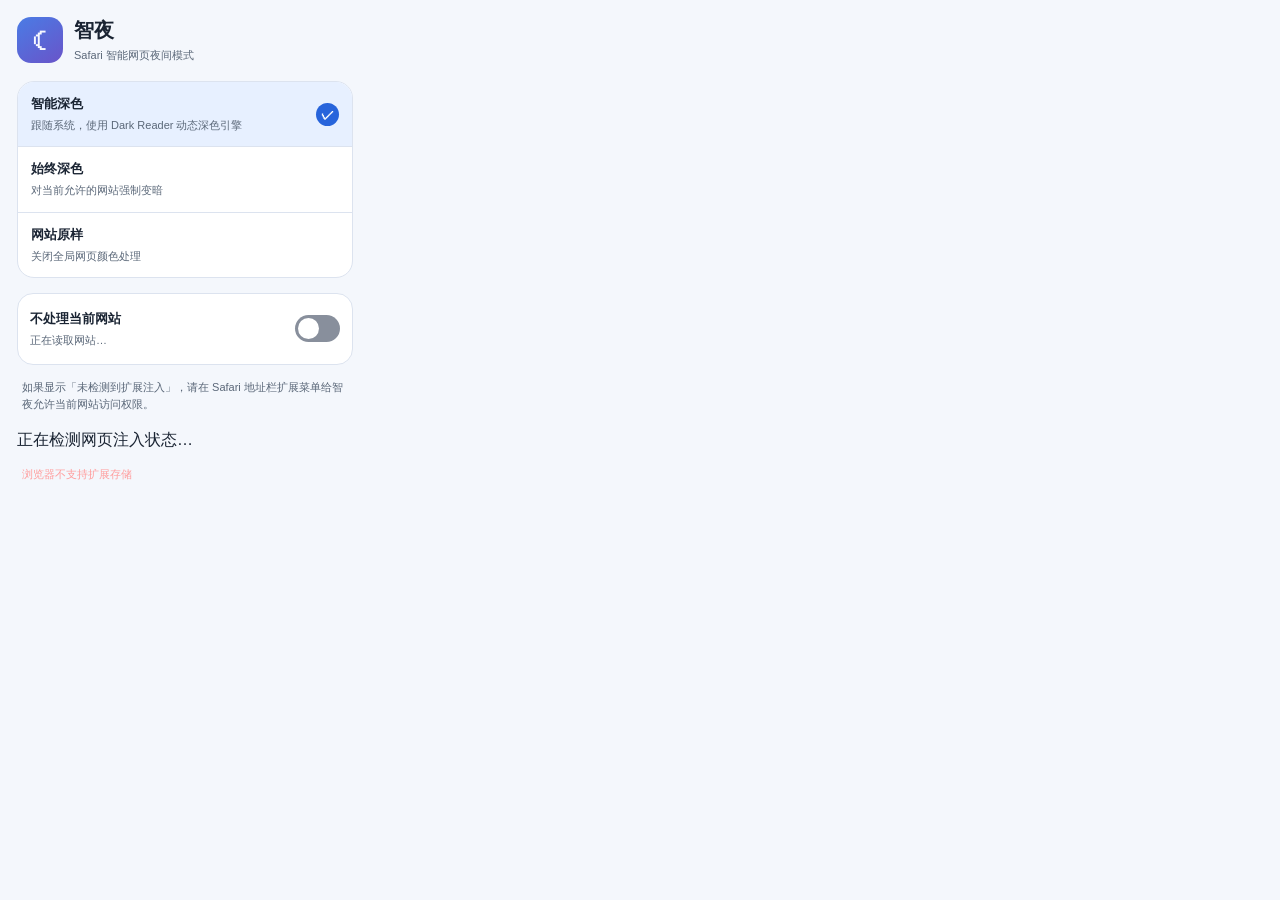
<file: SafariNightExtension/popup.html>
<!doctype html>
<html lang="zh-CN">
<head>
  <meta charset="utf-8">
  <meta name="viewport" content="width=device-width,initial-scale=1">
  <title>智夜</title>
  <link rel="stylesheet" href="popup.css">
  <script src="popup.js" defer></script>
</head>
<body>
  <main>
    <header><div class="symbol" aria-hidden="true">☾</div><div><h1>智夜</h1><p>Safari 智能网页夜间模式</p></div></header>
    <section class="modes" aria-label="网页外观">
      <button type="button" data-mode="auto" aria-pressed="true"><span><b>智能深色</b><small>跟随系统，使用 Dark Reader 动态深色引擎</small></span><span class="check">✓</span></button>
      <button type="button" data-mode="always" aria-pressed="false"><span><b>始终深色</b><small>对当前允许的网站强制变暗</small></span><span class="check">✓</span></button>
      <button type="button" data-mode="off" aria-pressed="false"><span><b>网站原样</b><small>关闭全局网页颜色处理</small></span><span class="check">✓</span></button>
    </section>
    <section class="site"><div><b>不处理当前网站</b><small id="siteName">正在读取网站…</small></div>
      <label class="switch"><input id="skipSite" type="checkbox" aria-label="不处理当前网站"><span></span></label>
    </section>
    <p class="note">如果显示「未检测到扩展注入」，请在 Safari 地址栏扩展菜单给智夜允许当前网站访问权限。</p>
    <p id="engineStatus" role="status" aria-live="polite">正在检测网页注入状态…</p>
    <p id="status" role="status" aria-live="polite"></p>
  </main>
</body>
</html>
</file>
<file: SafariNightExtension/popup.css>
:root{color-scheme:light dark;font-family:-apple-system,BlinkMacSystemFont,"SF Pro Text",sans-serif;
--bg:#f4f7fc;--surface:#fff;--line:#dce3ef;--fg:#1a2433;--muted:#5b6879;--active:#e7f0ff;--accent:#2764db;--ok:#166f39}
@media(prefers-color-scheme:dark){:root{--bg:#11151c;--surface:#1b212c;--line:#303b4d;--fg:#f1f5fb;--muted:#aab6c6;--active:#273953;--accent:#68a4ff;--ok:#96d5ad}}
*{box-sizing:border-box}
body{margin:0;min-width:300px;max-width:370px;background:var(--bg);color:var(--fg)}
main{padding:17px}
header{display:flex;align-items:center;gap:11px;margin-bottom:18px}
.symbol{display:grid;place-items:center;width:46px;height:46px;border-radius:14px;background:linear-gradient(145deg,#4a7ce5,#6954c9);font-size:31px;color:#f7f9ff}
h1{margin:0;font-size:20px;letter-spacing:.4px}header p{margin:4px 0 0;color:var(--muted);font-size:11px}
.modes{display:flex;flex-direction:column;border:1px solid var(--line);border-radius:17px;overflow:hidden;background:var(--surface)}
.modes button{display:flex;align-items:center;justify-content:space-between;gap:12px;width:100%;padding:13px;background:none;border:0;border-bottom:1px solid var(--line);color:inherit;text-align:left;cursor:pointer}
.modes button:last-child{border-bottom:0}
.modes button[aria-pressed=true]{background:var(--active)}
b{font-size:13px;font-weight:650}small{display:block;margin-top:5px;font-size:11px;line-height:1.4;color:var(--muted)}
.check{opacity:0;width:23px;height:23px;text-align:center;line-height:23px;border-radius:50%;background:var(--accent);color:white;font-weight:bold}
.modes button[aria-pressed=true] .check{opacity:1}
.site{display:flex;align-items:center;justify-content:space-between;gap:12px;padding:15px 12px;margin-top:15px;border:1px solid var(--line);border-radius:16px;background:var(--surface)}
#siteName{max-width:220px;overflow:hidden;text-overflow:ellipsis;white-space:nowrap}
.switch{position:relative;display:block;flex-shrink:0;width:45px;height:27px}
.switch input{position:absolute;opacity:0;width:100%;height:100%;margin:0}
.switch span{display:block;height:100%;border-radius:18px;background:#888f9c;transition:background .2s}
.switch span:after{content:"";position:absolute;width:21px;height:21px;top:3px;left:3px;border-radius:50%;background:white;transition:transform .2s}
.switch input:checked+span{background:var(--accent)}.switch input:checked+span:after{transform:translateX(18px)}
.switch input:focus-visible+span{outline:2px solid var(--accent);outline-offset:3px}
.switch input:disabled+span{opacity:.35}
.note{margin:14px 5px 0;font-size:11px;line-height:1.6;color:var(--muted)}
#status{min-height:14px;margin:10px 5px 0;font-size:11px;color:var(--ok)}
</file>
